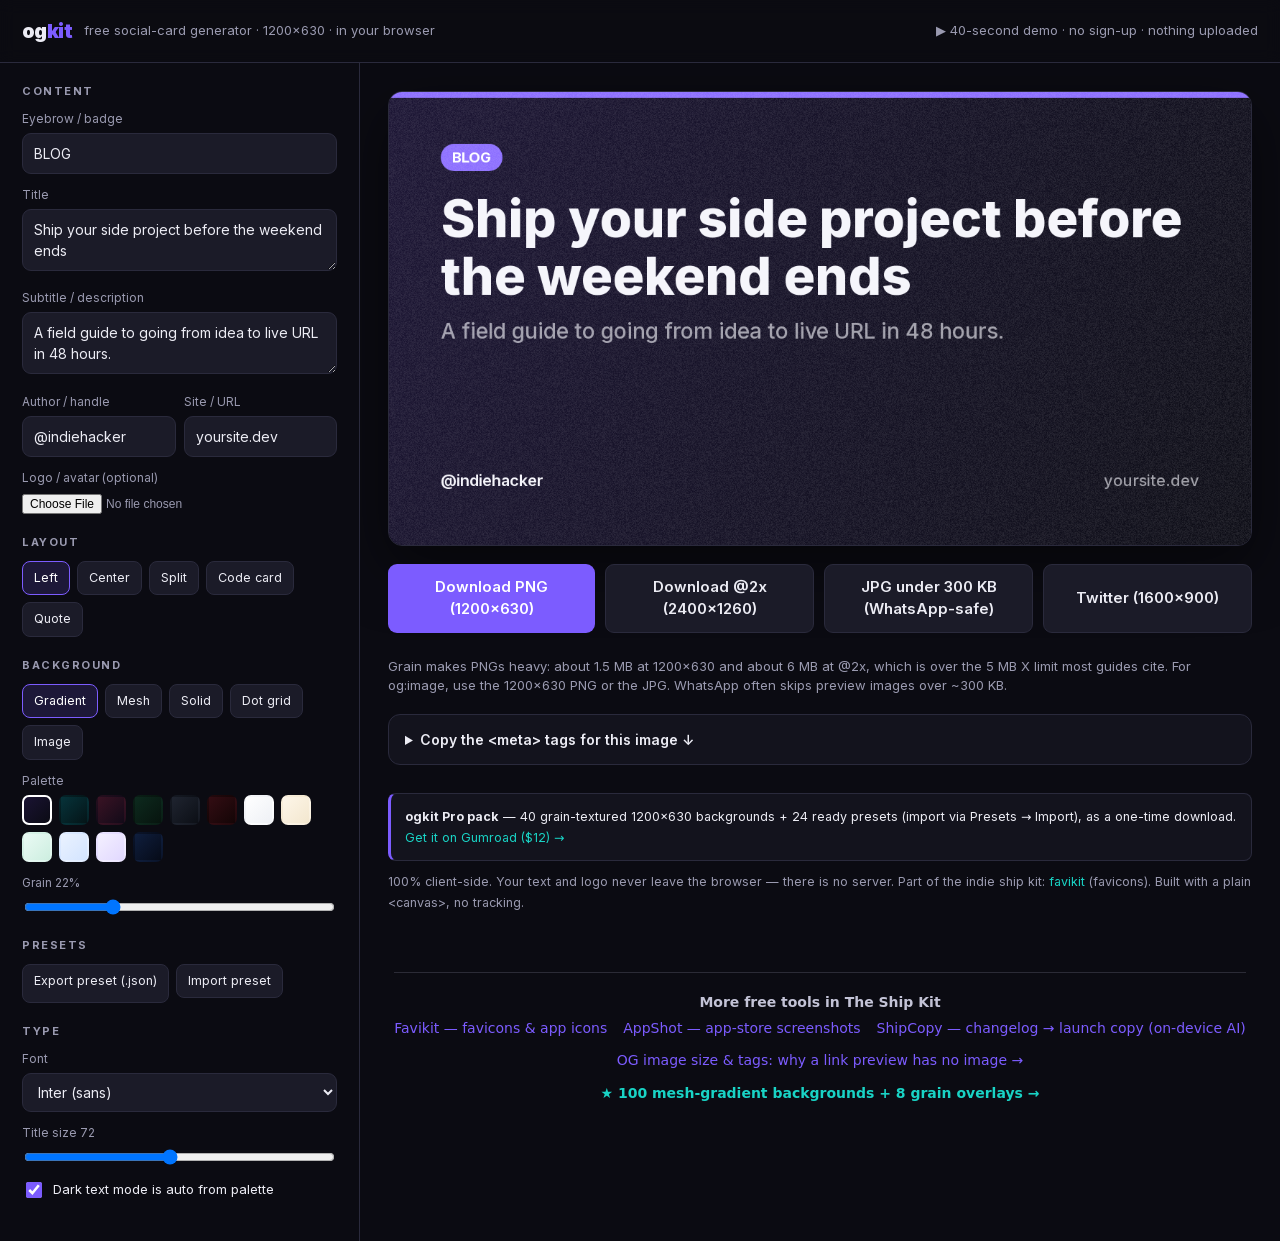
<file: index.html>
<!doctype html>
<html lang="en">
<head>
<meta charset="utf-8" />
<meta name="viewport" content="width=device-width, initial-scale=1" />
<title>ogkit — free OG / social card image generator</title>
<meta name="description" content="Generate perfect 1200×630 Open Graph / social share images in your browser. Dev-themed templates, gradients, grain, retina export, and a copy-paste meta-tag snippet. Free, no sign-up, nothing uploaded." />
<meta name="theme-color" content="#0b0b12" />
<!-- Open Graph (this tool eats its own dog food) -->
<meta property="og:title" content="ogkit — free OG / social card generator" />
<meta property="og:description" content="Make 1200×630 social share images in your browser. No sign-up, nothing uploaded." />
<meta property="og:type" content="website" />
<meta property="og:url" content="https://arnavjhajharia.github.io/ogkit/" />
<link rel="canonical" href="https://arnavjhajharia.github.io/ogkit/" />
<link rel="sitemap" type="application/xml" title="Sitemap" href="sitemap.xml" />
<link rel="stylesheet" href="fonts/fonts.css" />
<style>
  :root{
    --bg:#0b0b12; --panel:#13131d; --panel2:#1b1b28; --line:#2a2a3c;
    --ink:#ececf4; --mut:#9a9ab0; --acc:#7c5cff; --acc2:#19d3c5;
    --radius:12px;
  }
  *{box-sizing:border-box}
  html,body{margin:0;height:100%}
  body{
    background:var(--bg); color:var(--ink);
    font:15px/1.5 Inter,system-ui,sans-serif;
    -webkit-font-smoothing:antialiased;
  }
  a{color:var(--acc2);text-decoration:none}
  a:hover{text-decoration:underline}
  header{
    display:flex;align-items:center;gap:12px;
    padding:16px 22px;border-bottom:1px solid var(--line);
    position:sticky;top:0;background:rgba(11,11,18,.82);backdrop-filter:blur(8px);z-index:5;
  }
  .logo{font-weight:900;letter-spacing:-.03em;font-size:20px}
  .logo span{color:var(--acc)}
  .tag{color:var(--mut);font-size:13px}
  .spacer{flex:1}
  .ghlink{font-size:13px;color:var(--mut)}
  main{display:grid;grid-template-columns:360px 1fr;gap:0;min-height:calc(100% - 59px)}
  .controls{padding:20px 22px;border-right:1px solid var(--line);overflow:auto}
  .stage{padding:28px;display:flex;flex-direction:column;align-items:center;gap:18px;overflow:auto}
  .group{margin-bottom:20px}
  .group h3{font-size:11px;text-transform:uppercase;letter-spacing:.14em;color:var(--mut);margin:0 0 10px}
  label{display:block;font-size:12px;color:var(--mut);margin:0 0 5px}
  input[type=text],textarea,select{
    width:100%;background:var(--panel2);border:1px solid var(--line);color:var(--ink);
    border-radius:9px;padding:9px 11px;font:inherit;font-size:14px;outline:none;
  }
  input[type=text]:focus,textarea:focus,select:focus{border-color:var(--acc)}
  textarea{resize:vertical;min-height:62px}
  .field{margin-bottom:12px}
  .row{display:flex;gap:8px}
  .row>*{flex:1}
  .chips{display:flex;flex-wrap:wrap;gap:7px}
  .chip{
    border:1px solid var(--line);background:var(--panel2);color:var(--ink);
    border-radius:8px;padding:7px 11px;font-size:12.5px;cursor:pointer;user-select:none;
  }
  .chip:hover{border-color:var(--acc)}
  .chip.on{border-color:var(--acc);background:rgba(124,92,255,.16);color:#fff}
  .sw{display:flex;flex-wrap:wrap;gap:7px}
  .sw button{width:30px;height:30px;border-radius:7px;border:2px solid transparent;cursor:pointer;padding:0}
  .sw button.on{border-color:#fff}
  .range{display:flex;align-items:center;gap:9px}
  .range input[type=range]{flex:1}
  .range span{font-size:12px;color:var(--mut);min-width:34px;text-align:right}
  .toggle{display:flex;align-items:center;gap:8px;cursor:pointer;font-size:13px;color:var(--ink)}
  .toggle input{width:16px;height:16px;accent-color:var(--acc)}
  .btn{
    display:inline-flex;align-items:center;justify-content:center;gap:8px;
    background:var(--acc);color:#fff;border:none;border-radius:9px;
    padding:11px 16px;font:inherit;font-weight:600;cursor:pointer;
  }
  .btn:hover{filter:brightness(1.08)}
  .btn.sec{background:var(--panel2);border:1px solid var(--line);color:var(--ink)}
  .btn.block{width:100%}
  .previewwrap{
    width:100%;max-width:900px;border-radius:14px;overflow:hidden;
    box-shadow:0 20px 60px rgba(0,0,0,.5);border:1px solid var(--line);background:#000;
  }
  canvas#c{width:100%;height:auto;display:block}
  .meta{width:100%;max-width:900px}
  .meta details{background:var(--panel);border:1px solid var(--line);border-radius:12px;padding:0 16px}
  .meta summary{cursor:pointer;padding:14px 0;font-weight:600;font-size:14px}
  .meta pre{
    background:#0a0a10;border:1px solid var(--line);border-radius:9px;
    padding:12px;overflow:auto;font:12.5px/1.6 'JetBrains Mono',monospace;color:#cdd3ff;margin:0 0 14px;
  }
  .dl{display:flex;gap:10px;width:100%;max-width:900px;flex-wrap:wrap}
  .dl .btn{flex:1;min-width:150px}
  .foot{max-width:900px;width:100%;color:var(--mut);font-size:12.5px;line-height:1.7}
  .foot .pro{color:var(--ink);background:var(--panel);border:1px solid var(--line);border-left:3px solid var(--acc);border-radius:8px;padding:12px 14px;margin:10px 0}
  @media(max-width:860px){
    main{grid-template-columns:1fr}
    .controls{border-right:none;border-bottom:1px solid var(--line)}
  }
</style>
</head>
<body>
<header>
  <div class="logo">og<span>kit</span></div>
  <div class="tag">free social-card generator · 1200×630 · in your browser</div>
  <div class="spacer"></div>
  <div class="ghlink"><a href="https://youtu.be/S0oJ8sxs1-M" target="_blank" rel="noopener" style="color:inherit">▶ 40-second demo</a> · no sign-up · nothing uploaded</div>
</header>

<main>
  <section class="controls">
    <div class="group">
      <h3>Content</h3>
      <div class="field"><label>Eyebrow / badge</label><input type="text" id="eyebrow" value="BLOG" maxlength="40"></div>
      <div class="field"><label>Title</label><textarea id="title" maxlength="140">Ship your side project before the weekend ends</textarea></div>
      <div class="field"><label>Subtitle / description</label><textarea id="subtitle" maxlength="200">A field guide to going from idea to live URL in 48 hours.</textarea></div>
      <div class="row">
        <div class="field"><label>Author / handle</label><input type="text" id="author" value="@indiehacker" maxlength="40"></div>
        <div class="field"><label>Site / URL</label><input type="text" id="site" value="yoursite.dev" maxlength="40"></div>
      </div>
      <div class="field">
        <label>Logo / avatar (optional)</label>
        <input type="file" id="logo" accept="image/*" style="font-size:12px;color:var(--mut)">
      </div>
    </div>

    <div class="group">
      <h3>Layout</h3>
      <div class="chips" id="layouts">
        <div class="chip on" data-v="left">Left</div>
        <div class="chip" data-v="center">Center</div>
        <div class="chip" data-v="split">Split</div>
        <div class="chip" data-v="code">Code card</div>
        <div class="chip" data-v="quote">Quote</div>
      </div>
      <div class="field" id="codefield" style="display:none;margin-top:12px">
        <label>Code snippet (code-card layout)</label>
        <textarea id="code" style="font-family:'JetBrains Mono',monospace;font-size:12px" maxlength="400">const ship = (idea) => deploy(idea);
ship("ogkit"); // live in 90s</textarea>
      </div>
    </div>

    <div class="group">
      <h3>Background</h3>
      <div class="chips" id="bgstyle">
        <div class="chip on" data-v="gradient">Gradient</div>
        <div class="chip" data-v="mesh">Mesh</div>
        <div class="chip" data-v="solid">Solid</div>
        <div class="chip" data-v="dots">Dot grid</div>
        <div class="chip" data-v="image">Image</div>
      </div>
      <div class="field" id="bgimgfield" style="display:none;margin-top:12px">
        <label>Background image (1200×630 works best — e.g. the ogkit Pro pack)</label>
        <input type="file" id="bgimg" accept="image/*" style="font-size:12px;color:var(--mut)">
      </div>
      <div class="field" style="margin-top:12px"><label>Palette</label>
        <div class="sw" id="palettes"></div>
      </div>
      <div class="field">
        <label>Grain <span id="grainv" style="color:var(--mut)">22%</span></label>
        <div class="range"><input type="range" id="grain" min="0" max="80" value="22"></div>
      </div>
    </div>

    <div class="group">
      <h3>Presets</h3>
      <div class="chips">
        <div class="chip" id="presetexport">Export preset (.json)</div>
        <label class="chip" for="presetimport" style="cursor:pointer">Import preset</label>
        <input type="file" id="presetimport" accept="application/json,.json" style="display:none">
      </div>
    </div>

    <div class="group">
      <h3>Type</h3>
      <div class="field"><label>Font</label>
        <select id="font">
          <option value="Inter">Inter (sans)</option>
          <option value="Fraunces">Fraunces (serif)</option>
          <option value="JetBrains Mono">JetBrains Mono</option>
        </select>
      </div>
      <div class="field">
        <label>Title size <span id="tsv" style="color:var(--mut)">72</span></label>
        <div class="range"><input type="range" id="tsize" min="44" max="104" value="72"></div>
      </div>
      <label class="toggle"><input type="checkbox" id="dark" checked> Dark text mode is auto from palette</label>
    </div>
  </section>

  <section class="stage">
    <div class="previewwrap"><canvas id="c" width="1200" height="630"></canvas></div>
    <div class="dl">
      <button class="btn" id="dlpng">Download PNG (1200×630)</button>
      <button class="btn sec" id="dl2x">Download @2x (2400×1260)</button>
      <button class="btn sec" id="dljpg">JPG under 300 KB (WhatsApp-safe)</button>
      <button class="btn sec" id="dltw">Twitter (1600×900)</button>
    </div>
    <p style="font-size:13px;color:var(--mut);margin:6px 0 0">Grain makes PNGs heavy: about 1.5 MB at 1200×630 and about 6 MB at @2x, which is over the 5 MB X limit most guides cite. For og:image, use the 1200×630 PNG or the JPG. WhatsApp often skips preview images over ~300 KB.</p>
    <div class="meta">
      <details>
        <summary>Copy the &lt;meta&gt; tags for this image ↓</summary>
        <pre id="metasnippet"></pre>
        <button class="btn sec" id="copymeta" style="margin-bottom:16px">Copy meta tags</button>
      </details>
    </div>
    <div class="foot">
      <div class="pro">
        <strong>ogkit Pro pack</strong> — 40 grain-textured 1200×630 backgrounds + 24 ready presets (import via Presets → Import),
        as a one-time download. <a href="https://gum.co/u/nxwnzkon" id="prolink" target="_blank" rel="noopener">Get it on Gumroad ($12) →</a>
      </div>
      100% client-side. Your text and logo never leave the browser — there is no server. Part of the indie ship kit:
      <a href="https://arnavjhajharia.github.io/favikit/" target="_blank" rel="noopener">favikit</a> (favicons).
      Built with a plain &lt;canvas&gt;, no tracking.
    </div>
    <div style="max-width:900px;margin:40px auto 24px;padding-top:18px;border-top:1px solid rgba(140,140,160,.25);text-align:center;font:14px/1.6 system-ui,sans-serif;color:#9a9ab0">
      <div style="font-weight:700;color:#c3c3d6;margin-bottom:4px">More free tools in The Ship Kit</div>
      <div style="display:flex;flex-wrap:wrap;gap:6px 16px;justify-content:center;margin-bottom:10px">
        <a href="https://arnavjhajharia.github.io/favikit/" style="color:#7c5cff;text-decoration:none">Favikit — favicons &amp; app icons</a>
        <a href="https://arnavjhajharia.github.io/appshot/" style="color:#7c5cff;text-decoration:none">AppShot — app-store screenshots</a>
        <a href="https://arnavjhajharia.github.io/shipcopy/" style="color:#7c5cff;text-decoration:none">ShipCopy — changelog → launch copy (on-device AI)</a>
      </div>
      <div style="margin-bottom:10px"><a href="og-image-size/" style="color:#7c5cff;text-decoration:none">OG image size &amp; tags: why a link preview has no image →</a></div>
      <div><a href="https://bharatankh.gumroad.com/l/meshgrain" style="color:#19d3c5;text-decoration:none;font-weight:600">★ 100 mesh-gradient backgrounds + 8 grain overlays →</a></div>
    </div>
  </section>
</main>

<script>
// ---------- palettes ----------
// each: [bgA, bgB, accent, textLight(bool)]  textLight true = light text on dark bg
const PALETTES = [
  {name:"Indigo night", a:"#1a1333", b:"#0b0b14", acc:"#8b6dff", light:true},
  {name:"Teal deep",    a:"#06333a", b:"#041417", acc:"#19d3c5", light:true},
  {name:"Sunset",       a:"#3a1324", b:"#120a18", acc:"#ff7a59", light:true},
  {name:"Forest",       a:"#0d2a1e", b:"#07140e", acc:"#4ade80", light:true},
  {name:"Slate",        a:"#1f2430", b:"#0c0f16", acc:"#9aa6ff", light:true},
  {name:"Crimson",      a:"#330d13", b:"#140506", acc:"#ff5068", light:true},
  {name:"Paper",        a:"#ffffff", b:"#eef0f5", acc:"#5b4bff", light:false},
  {name:"Cream",        a:"#fdf6e9", b:"#f3e7cf", acc:"#c0632a", light:false},
  {name:"Mint light",   a:"#eafaf4", b:"#cdeee0", acc:"#0d9b74", light:false},
  {name:"Sky light",    a:"#eaf2ff", b:"#d3e4ff", acc:"#2563eb", light:false},
  {name:"Violet light", a:"#f4f0ff", b:"#e1d8ff", acc:"#6d28d9", light:false},
  {name:"Midnight blue",a:"#0f1e3d", b:"#060b18", acc:"#60a5fa", light:true},
];

const S = {
  eyebrow:"BLOG", title:"", subtitle:"", author:"@indiehacker", site:"yoursite.dev",
  layout:"left", bgstyle:"gradient", pal:0, grain:22, font:"Inter", tsize:72,
  code:"", logo:null, bgimg:null,
};

const $ = id => document.getElementById(id);
const canvas = $("c"), ctx = canvas.getContext("2d");

// build palette swatches
const palWrap = $("palettes");
PALETTES.forEach((p,i)=>{
  const b=document.createElement("button");
  b.style.background=`linear-gradient(135deg,${p.a},${p.b})`;
  b.title=p.name; if(i===0)b.classList.add("on");
  b.onclick=()=>{S.pal=i;[...palWrap.children].forEach(c=>c.classList.remove("on"));b.classList.add("on");draw();};
  palWrap.appendChild(b);
});

function chipGroup(wrapId, key){
  const w=$(wrapId);
  w.querySelectorAll(".chip").forEach(ch=>{
    ch.onclick=()=>{
      w.querySelectorAll(".chip").forEach(c=>c.classList.remove("on"));
      ch.classList.add("on"); S[key]=ch.dataset.v;
      if(key==="layout") $("codefield").style.display = (S.layout==="code")?"block":"none";
      draw();
    };
  });
}
chipGroup("layouts","layout"); chipGroup("bgstyle","bgstyle");
$("bgstyle").querySelectorAll(".chip").forEach(ch=>ch.addEventListener("click",()=>{$("bgimgfield").style.display=(S.bgstyle==="image")?"block":"none";}));
$("bgimg").addEventListener("change",e=>{
  const f=e.target.files[0]; if(!f) return;
  const img=new Image(); img.onload=()=>{S.bgimg=img;draw();}; img.src=URL.createObjectURL(f);
});
// ---------- presets ----------
const PRESET_KEYS=["eyebrow","title","subtitle","author","site","layout","bgstyle","pal","grain","font","tsize","code"];
function exportPreset(){
  const o={ogkit:1}; PRESET_KEYS.forEach(k=>o[k]=S[k]);
  const a=document.createElement("a"); a.href=URL.createObjectURL(new Blob([JSON.stringify(o,null,1)],{type:"application/json"}));
  a.download="ogkit-preset.json"; a.click();
}
function applyPreset(o){
  PRESET_KEYS.forEach(k=>{ if(o[k]!==undefined) S[k]=o[k]; });
  S.pal=Math.max(0,Math.min(PALETTES.length-1,+S.pal||0));
  ["eyebrow","title","subtitle","author","site","code"].forEach(k=>{ if($(k)) $(k).value=S[k]||""; });
  const setChips=(wrap,key)=>$(wrap).querySelectorAll(".chip").forEach(c=>c.classList.toggle("on",c.dataset.v===S[key]));
  setChips("layouts","layout"); setChips("bgstyle","bgstyle");
  $("codefield").style.display=(S.layout==="code")?"block":"none";
  $("bgimgfield").style.display=(S.bgstyle==="image")?"block":"none";
  [...palWrap.children].forEach((c,i)=>c.classList.toggle("on",i===S.pal));
  $("grain").value=S.grain; $("grainv").textContent=S.grain+"%";
  if($("font")) $("font").value=S.font;
  if($("tsize")){ $("tsize").value=S.tsize; if($("tsizev")) $("tsizev").textContent=S.tsize+"px"; }
  draw();
}
$("presetexport").onclick=exportPreset;
$("presetimport").addEventListener("change",e=>{
  const f=e.target.files[0]; if(!f) return;
  f.text().then(t=>{ try{ applyPreset(JSON.parse(t)); }catch(err){ console.warn("ogkit: bad preset",err); } });
  e.target.value="";
});
window.ogkitApplyPreset=applyPreset;

// bind inputs
const bind=(id,key,ev="input",fn=v=>v)=>{ $(id).addEventListener(ev,e=>{S[key]=fn(e.target.value);draw();}); };
bind("eyebrow","eyebrow"); bind("title","title"); bind("subtitle","subtitle");
bind("author","author"); bind("site","site"); bind("code","code");
$("font").addEventListener("change",e=>{S.font=e.target.value;draw();});
$("tsize").addEventListener("input",e=>{S.tsize=+e.target.value;$("tsv").textContent=e.target.value;draw();});
$("grain").addEventListener("input",e=>{S.grain=+e.target.value;$("grainv").textContent=e.target.value+"%";draw();});
$("logo").addEventListener("change",e=>{
  const f=e.target.files[0]; if(!f)return;
  const img=new Image(); img.onload=()=>{S.logo=img;draw();}; img.src=URL.createObjectURL(f);
});

// read initial values from DOM
S.title=$("title").value; S.subtitle=$("subtitle").value; S.code=$("code").value;

// ---------- grain cache ----------
let grainCanvas=null;
function makeGrain(w,h){
  const g=document.createElement("canvas"); g.width=w; g.height=h;
  const gx=g.getContext("2d"); const id=gx.createImageData(w,h); const d=id.data;
  for(let i=0;i<d.length;i+=4){ const v=Math.random()*255; d[i]=d[i+1]=d[i+2]=v; d[i+3]=255; }
  gx.putImageData(id,0,0); return g;
}

// ---------- text helpers ----------
function wrap(text, maxW, font){
  ctx.font=font; const words=text.split(/\s+/); const lines=[]; let cur="";
  for(const w of words){ const t=cur?cur+" "+w:w; if(ctx.measureText(t).width>maxW&&cur){lines.push(cur);cur=w;} else cur=t; }
  if(cur)lines.push(cur); return lines;
}
function rr(x,y,w,h,r){ctx.beginPath();ctx.moveTo(x+r,y);ctx.arcTo(x+w,y,x+w,y+h,r);ctx.arcTo(x+w,y+h,x,y+h,r);ctx.arcTo(x,y+h,x,y,r);ctx.arcTo(x,y,x+w,y,r);ctx.closePath();}

// ---------- draw ----------
function draw(scale=1){
  const W=1200*scale, H=630*scale;
  canvas.width=W; canvas.height=H;
  const p=PALETTES[S.pal];
  const fg = p.light ? "#f5f5fb" : "#14141c";
  const fgMut = p.light ? "rgba(245,245,251,.62)" : "rgba(20,20,28,.58)";

  // background
  if(S.bgstyle==="solid"){ ctx.fillStyle=p.b; ctx.fillRect(0,0,W,H); }
  else if(S.bgstyle==="gradient"){
    const g=ctx.createLinearGradient(0,0,W,H); g.addColorStop(0,p.a); g.addColorStop(1,p.b);
    ctx.fillStyle=g; ctx.fillRect(0,0,W,H);
  } else if(S.bgstyle==="mesh"){
    ctx.fillStyle=p.b; ctx.fillRect(0,0,W,H);
    const blobs=[[0.18,0.22,p.a],[0.82,0.3,p.acc],[0.7,0.85,p.a],[0.25,0.8,p.acc]];
    blobs.forEach(([bx,by,col])=>{
      const rad=ctx.createRadialGradient(bx*W,by*H,0,bx*W,by*H,W*0.5);
      rad.addColorStop(0,col); rad.addColorStop(1,"rgba(0,0,0,0)");
      ctx.globalAlpha=.55; ctx.fillStyle=rad; ctx.fillRect(0,0,W,H); ctx.globalAlpha=1;
    });
  } else if(S.bgstyle==="image"){
    ctx.fillStyle=p.b; ctx.fillRect(0,0,W,H);
    if(S.bgimg){
      const iw=S.bgimg.naturalWidth, ih=S.bgimg.naturalHeight, r=Math.max(W/iw,H/ih), dw=iw*r, dh=ih*r;
      ctx.drawImage(S.bgimg,(W-dw)/2,(H-dh)/2,dw,dh);
    } else {
      const g=ctx.createLinearGradient(0,0,W,H); g.addColorStop(0,p.a); g.addColorStop(1,p.b); ctx.fillStyle=g; ctx.fillRect(0,0,W,H);
    }
  } else if(S.bgstyle==="dots"){
    const g=ctx.createLinearGradient(0,0,W,H); g.addColorStop(0,p.a); g.addColorStop(1,p.b);
    ctx.fillStyle=g; ctx.fillRect(0,0,W,H);
    ctx.fillStyle = p.light ? "rgba(255,255,255,.07)":"rgba(0,0,0,.06)";
    const gap=34*scale, r=2*scale;
    for(let y=gap;y<H;y+=gap)for(let x=gap;x<W;x+=gap){ctx.beginPath();ctx.arc(x,y,r,0,7);ctx.fill();}
  }

  // accent bar top
  ctx.fillStyle=p.acc; ctx.fillRect(0,0,W,8*scale);

  const pad=72*scale;
  ctx.textBaseline="top";
  const fam=S.font;

  if(S.layout==="code"){ drawCode(W,H,scale,p,fg,fgMut,fam,pad); }
  else if(S.layout==="quote"){ drawQuote(W,H,scale,p,fg,fgMut,fam,pad); }
  else { drawStandard(W,H,scale,p,fg,fgMut,fam,pad); }

  // grain overlay
  if(S.grain>0){
    if(!grainCanvas||grainCanvas.width!==W) grainCanvas=makeGrain(W,H);
    ctx.globalAlpha=S.grain/100*0.5;
    ctx.globalCompositeOperation = p.light ? "screen":"multiply";
    ctx.drawImage(grainCanvas,0,0);
    ctx.globalCompositeOperation="source-over"; ctx.globalAlpha=1;
  }
}

function drawFooter(W,H,scale,p,fg,fgMut,fam,pad){
  const y=H-pad-10*scale;
  ctx.textBaseline="alphabetic";
  if(S.logo){
    const sz=40*scale; ctx.save(); rr(pad,y-sz+6*scale,sz,sz,8*scale); ctx.clip();
    ctx.drawImage(S.logo,pad,y-sz+6*scale,sz,sz); ctx.restore();
  }
  const tx = S.logo ? pad+54*scale : pad;
  ctx.font=`600 ${22*scale}px ${fam},sans-serif`; ctx.fillStyle=fg;
  ctx.fillText(S.author||"", tx, y);
  if(S.site){
    ctx.font=`500 ${22*scale}px ${fam},sans-serif`; ctx.fillStyle=fgMut;
    const aw=ctx.measureText(S.site).width; ctx.fillText(S.site, W-pad-aw, y);
  }
  ctx.textBaseline="top";
}

function drawStandard(W,H,scale,p,fg,fgMut,fam,pad){
  const center=S.layout==="center";
  const maxW=(S.layout==="split")?(W*0.56):(W-pad*2);
  const cx = center ? W/2 : pad;
  if(center)ctx.textAlign="center"; else ctx.textAlign="left";

  let y=pad;
  // eyebrow pill
  if(S.eyebrow){
    ctx.font=`700 ${20*scale}px ${fam},sans-serif`;
    const tw=ctx.measureText(S.eyebrow.toUpperCase()).width;
    const pw=tw+32*scale, ph=38*scale, px=center?cx-pw/2:cx;
    ctx.fillStyle=p.acc; rr(px,y,pw,ph,ph/2); ctx.fill();
    ctx.fillStyle="#fff"; ctx.textBaseline="middle";
    ctx.fillText(S.eyebrow.toUpperCase(), center?cx:px+16*scale, y+ph/2+1);
    if(center){const m=ctx.measureText(S.eyebrow.toUpperCase());}
    ctx.textBaseline="top"; y+=ph+34*scale;
  }
  // title
  const tfont=`800 ${S.tsize*scale}px ${fam},sans-serif`;
  const lines=wrap(S.title,maxW,tfont); ctx.font=tfont; ctx.fillStyle=fg;
  const lh=S.tsize*1.12*scale;
  for(const ln of lines){ ctx.fillText(ln,cx,y); y+=lh; }
  // subtitle
  if(S.subtitle){
    y+=14*scale;
    const sf=`500 ${30*scale}px ${fam},sans-serif`;
    const sl=wrap(S.subtitle,maxW,sf); ctx.font=sf; ctx.fillStyle=fgMut;
    for(const ln of sl){ ctx.fillText(ln,cx,y); y+=38*scale; }
  }
  ctx.textAlign="left";
  // split accent panel
  if(S.layout==="split"){
    const panelX=W*0.64;
    ctx.fillStyle=p.acc; ctx.globalAlpha=.14; rr(panelX,pad,W-panelX-pad,H-pad*2,20*scale); ctx.fill(); ctx.globalAlpha=1;
    if(S.logo){const sz=Math.min(W-panelX-pad,H-pad*2)*0.5;ctx.save();rr(panelX+(W-panelX-pad-sz)/2,(H-sz)/2,sz,sz,18*scale);ctx.clip();ctx.drawImage(S.logo,panelX+(W-panelX-pad-sz)/2,(H-sz)/2,sz,sz);ctx.restore();}
  }
  drawFooter(W,H,scale,p,fg,fgMut,fam,pad);
}

function drawQuote(W,H,scale,p,fg,fgMut,fam,pad){
  ctx.textAlign="left";
  ctx.font=`800 ${120*scale}px Fraunces,serif`; ctx.fillStyle=p.acc;
  ctx.fillText("“",pad,pad-20*scale);
  let y=pad+90*scale;
  const qfont=`600 ${Math.min(S.tsize,64)*scale}px Fraunces,serif`;
  const lines=wrap(S.title,W-pad*2,qfont); ctx.font=qfont; ctx.fillStyle=fg;
  const lh=Math.min(S.tsize,64)*1.2*scale;
  for(const ln of lines){ctx.fillText(ln,pad,y);y+=lh;}
  drawFooter(W,H,scale,p,fg,fgMut,fam,pad);
}

function drawCode(W,H,scale,p,fg,fgMut,fam,pad){
  ctx.textAlign="left";
  // heading
  ctx.font=`800 ${44*scale}px ${fam},sans-serif`; ctx.fillStyle=fg;
  const hl=wrap(S.title,W-pad*2,ctx.font); let y=pad;
  for(const ln of hl){ctx.fillText(ln,pad,y);y+=50*scale;}
  y+=14*scale;
  // code window
  const cwX=pad, cwY=y, cwW=W-pad*2, cwH=H-y-pad-20*scale;
  ctx.fillStyle = p.light ? "rgba(0,0,0,.34)":"rgba(255,255,255,.72)";
  rr(cwX,cwY,cwW,cwH,16*scale); ctx.fill();
  // title bar dots
  ["#ff5f57","#febc2e","#28c840"].forEach((c,i)=>{ctx.fillStyle=c;ctx.beginPath();ctx.arc(cwX+26*scale+i*22*scale,cwY+24*scale,6*scale,0,7);ctx.fill();});
  // code text
  ctx.font=`500 ${22*scale}px 'JetBrains Mono',monospace`;
  const codeLines=S.code.split("\n");
  let cy=cwY+54*scale;
  codeLines.forEach(ln=>{
    ctx.fillStyle=fgMut; ctx.fillText(String(codeLines.indexOf(ln)+1).padStart(2," "),cwX+22*scale,cy);
    ctx.fillStyle = p.light ? "#d7e0ff":"#2a2f45"; ctx.fillText(ln,cwX+64*scale,cy);
    cy+=32*scale;
  });
  drawFooter(W,H,scale,p,fg,fgMut,fam,pad);
}

// ---------- meta snippet ----------
function updateMeta(){
  const t=(S.title||"").replace(/"/g,'&quot;');
  const d=(S.subtitle||"").replace(/"/g,'&quot;');
  const url=S.site?("https://"+S.site.replace(/^https?:\/\//,"")):"https://yoursite.dev";
  $("metasnippet").textContent =
`<meta property="og:title" content="${t}" />
<meta property="og:description" content="${d}" />
<meta property="og:image" content="${url}/og.png" />
<meta property="og:url" content="${url}" />
<meta property="og:type" content="website" />
<meta name="twitter:card" content="summary_large_image" />
<meta name="twitter:title" content="${t}" />
<meta name="twitter:description" content="${d}" />
<meta name="twitter:image" content="${url}/og.png" />`;
}

// ---------- export ----------
function download(scale, suffix, w, h){
  // custom size path (twitter) vs scaled OG
  if(w&&h){ drawCustom(w,h); } else { draw(scale); }
  const url=canvas.toDataURL("image/png");
  const a=document.createElement("a"); a.href=url; a.download=`og-${suffix}.png`; a.click();
  draw(1); // reset preview
}
function drawCustom(w,h){
  // render the 1200x630 composition at a uniform scale that covers w x h, then crop the centre
  // (non-uniform scaling would stretch the text; side padding is wider than the crop, so nothing is cut)
  const sc=Math.max(w/1200,h/630); draw(sc);
  const cw=canvas.width, ch=canvas.height;
  const tmp=document.createElement("canvas");tmp.width=cw;tmp.height=ch;tmp.getContext("2d").drawImage(canvas,0,0);
  canvas.width=w; canvas.height=h;
  ctx.drawImage(tmp,(cw-w)/2,(ch-h)/2,w,h,0,0,w,h);
}
function downloadJpg(){
  // 1200x630 JPEG at the highest quality that stays under ~300 KB (WhatsApp skips large preview images)
  draw(1);
  const limit=295*1024, bytes=u=>Math.round((u.length-23)*0.75);
  let lo=0.4, hi=0.95, best=canvas.toDataURL("image/jpeg",lo);
  for(let i=0;i<7;i++){ const q=(lo+hi)/2, u=canvas.toDataURL("image/jpeg",q); if(bytes(u)<=limit){best=u;lo=q;} else hi=q; }
  const a=document.createElement("a"); a.href=best; a.download="og-1200x630.jpg"; a.click();
  const b=$("dljpg"), t=b.textContent; b.textContent="Saved "+Math.round(bytes(best)/1024)+" KB ✓"; setTimeout(()=>b.textContent=t,1800);
  draw(1);
}
$("dlpng").onclick=()=>download(1,"1200x630");
$("dl2x").onclick=()=>download(2,"2400x1260@2x");
$("dltw").onclick=()=>download(1,"twitter-1600x900",1600,900);
$("dljpg").onclick=downloadJpg;
$("copymeta").onclick=()=>{navigator.clipboard.writeText($("metasnippet").textContent);$("copymeta").textContent="Copied ✓";setTimeout(()=>$("copymeta").textContent="Copy meta tags",1400);};

// render once fonts are ready
function boot(){ updateMeta(); draw(1); }
const _draw=draw;
draw=function(s){ _draw(s); updateMeta(); };
if(document.fonts&&document.fonts.ready){ document.fonts.ready.then(boot); setTimeout(boot,600);} else boot();
</script>
</body>
</html>
</file>
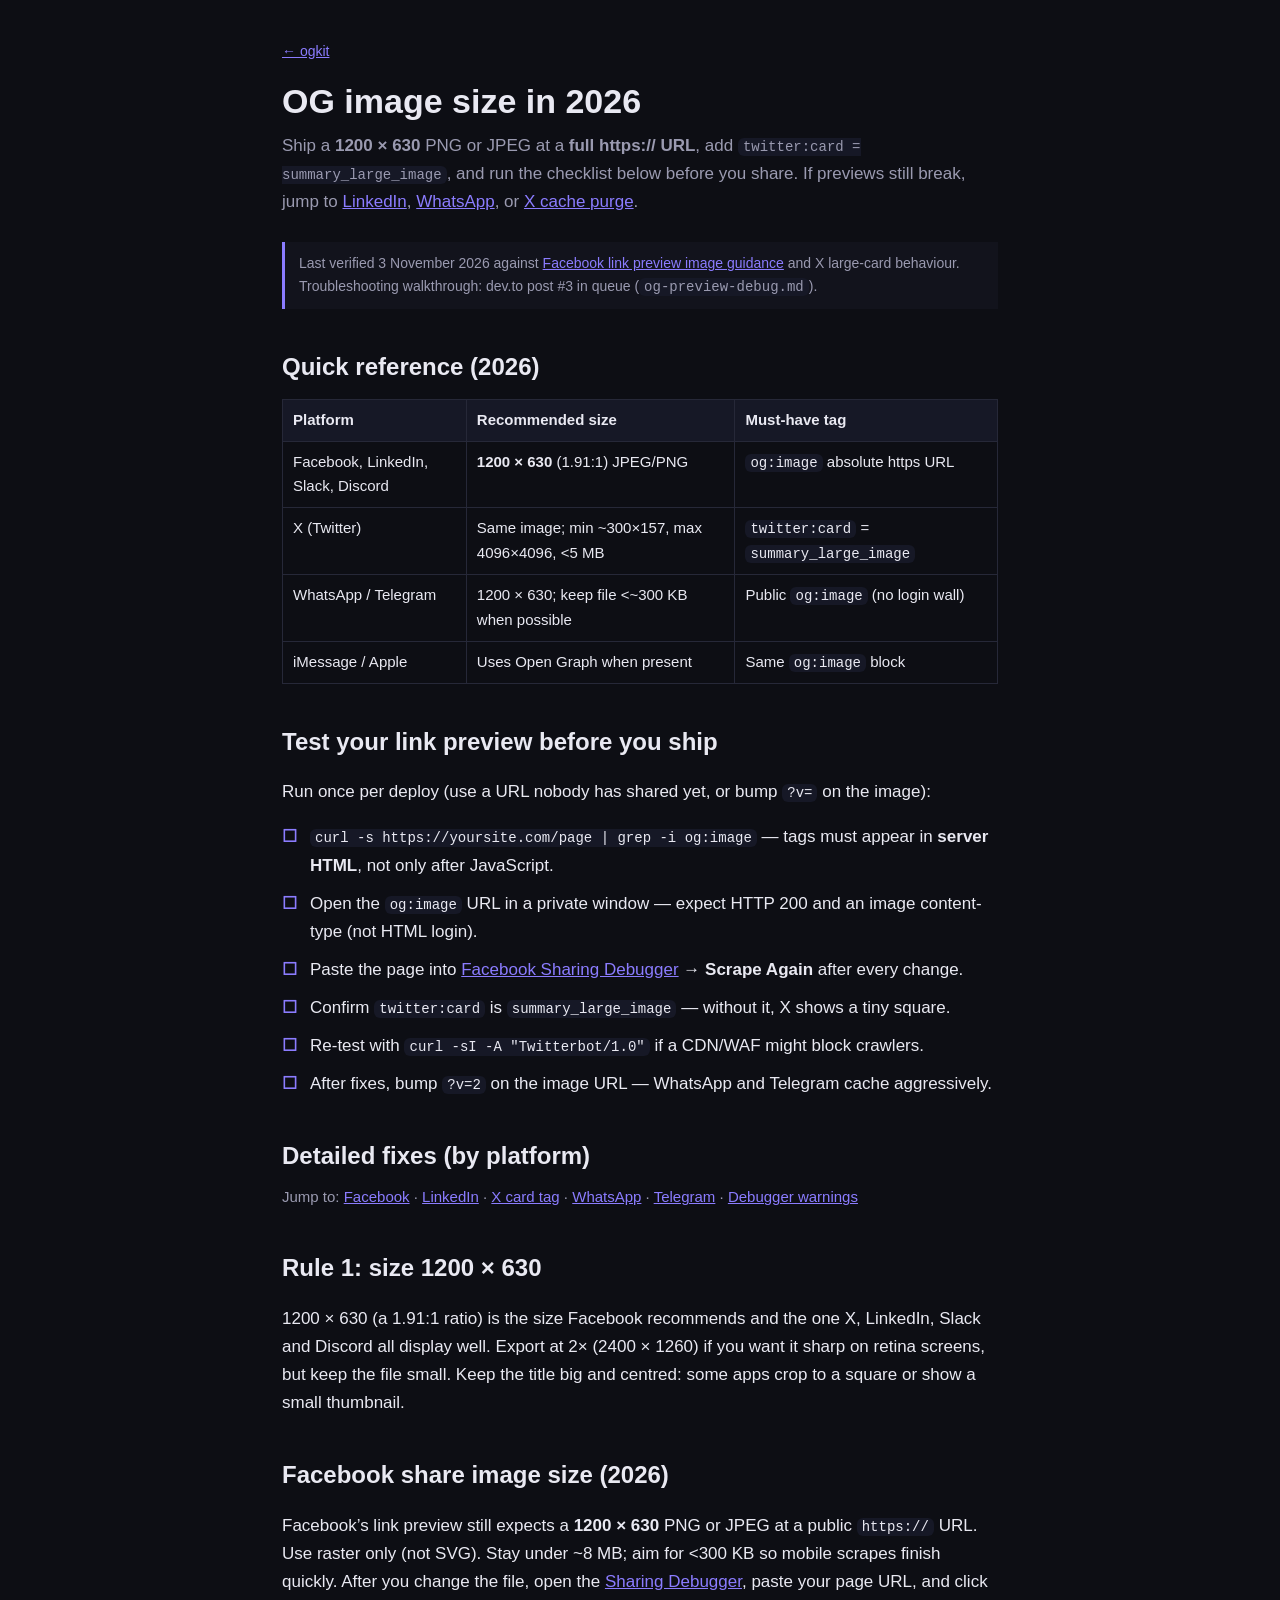
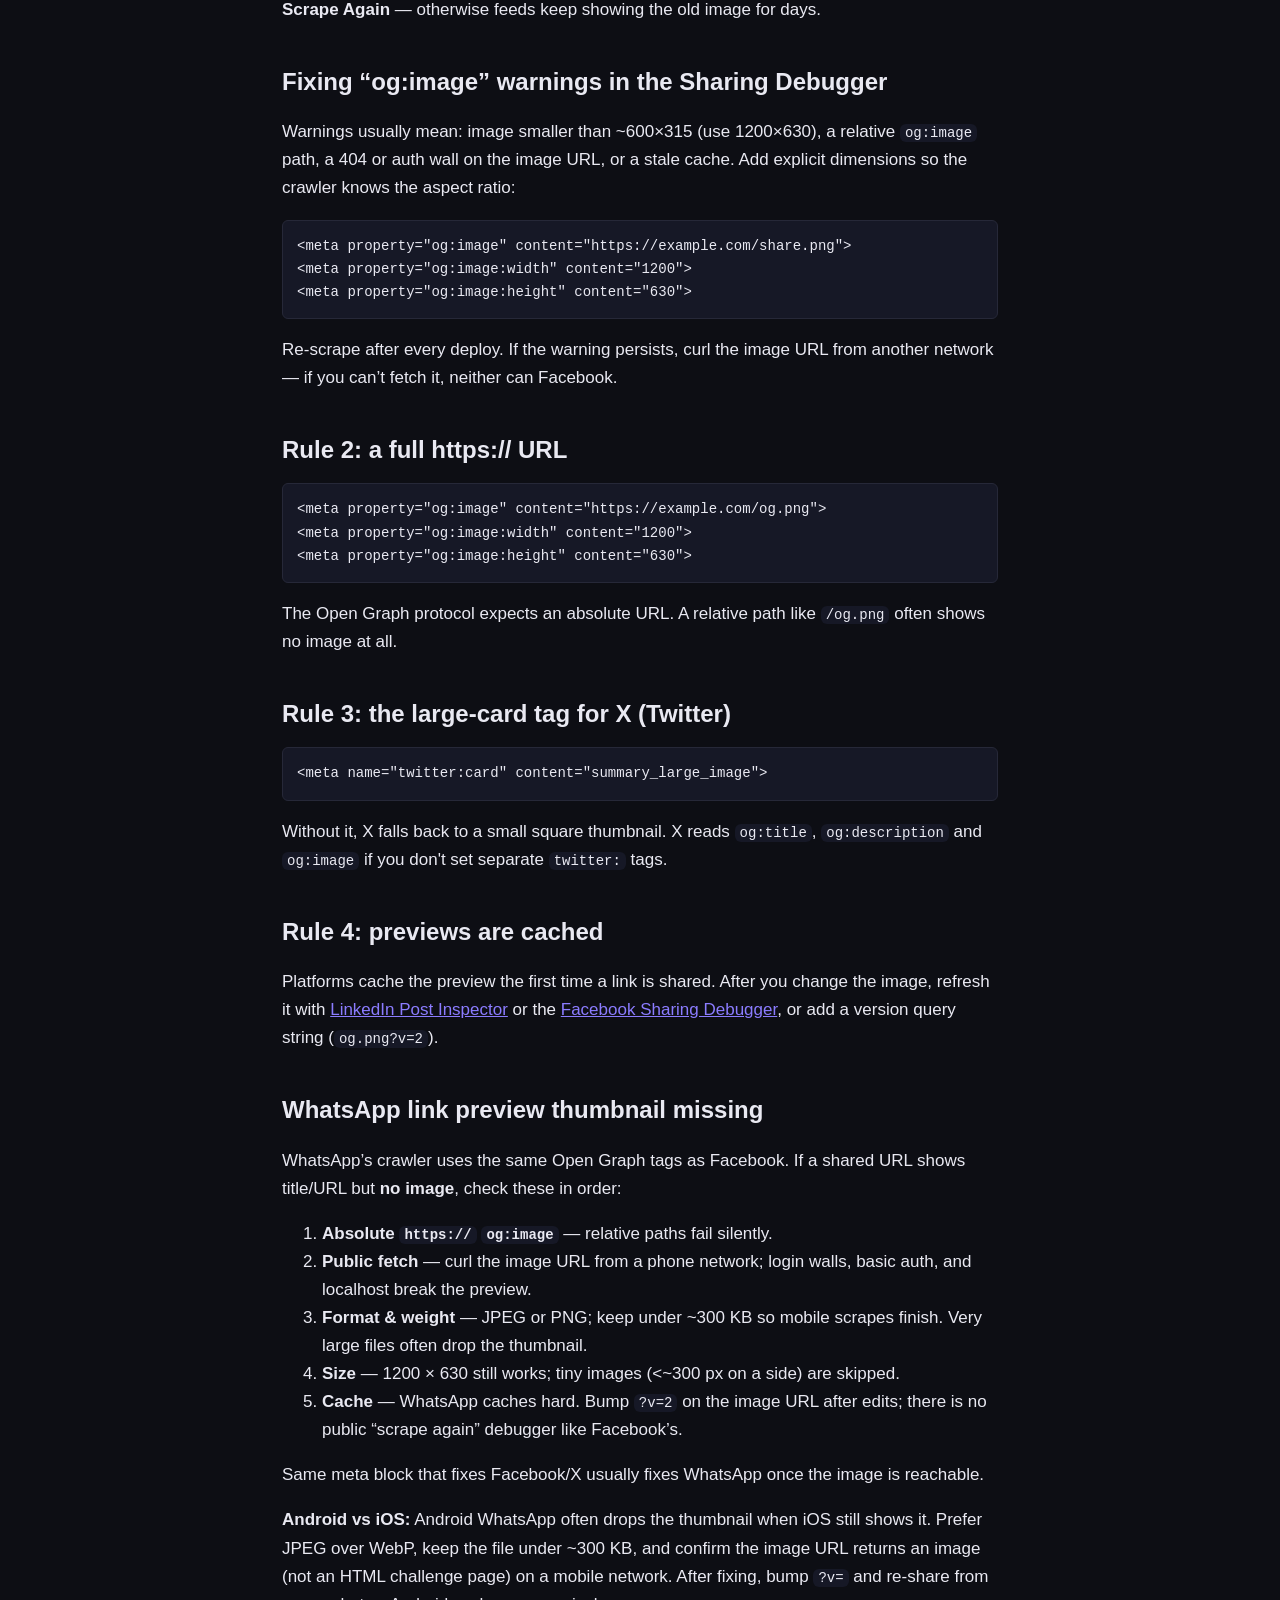
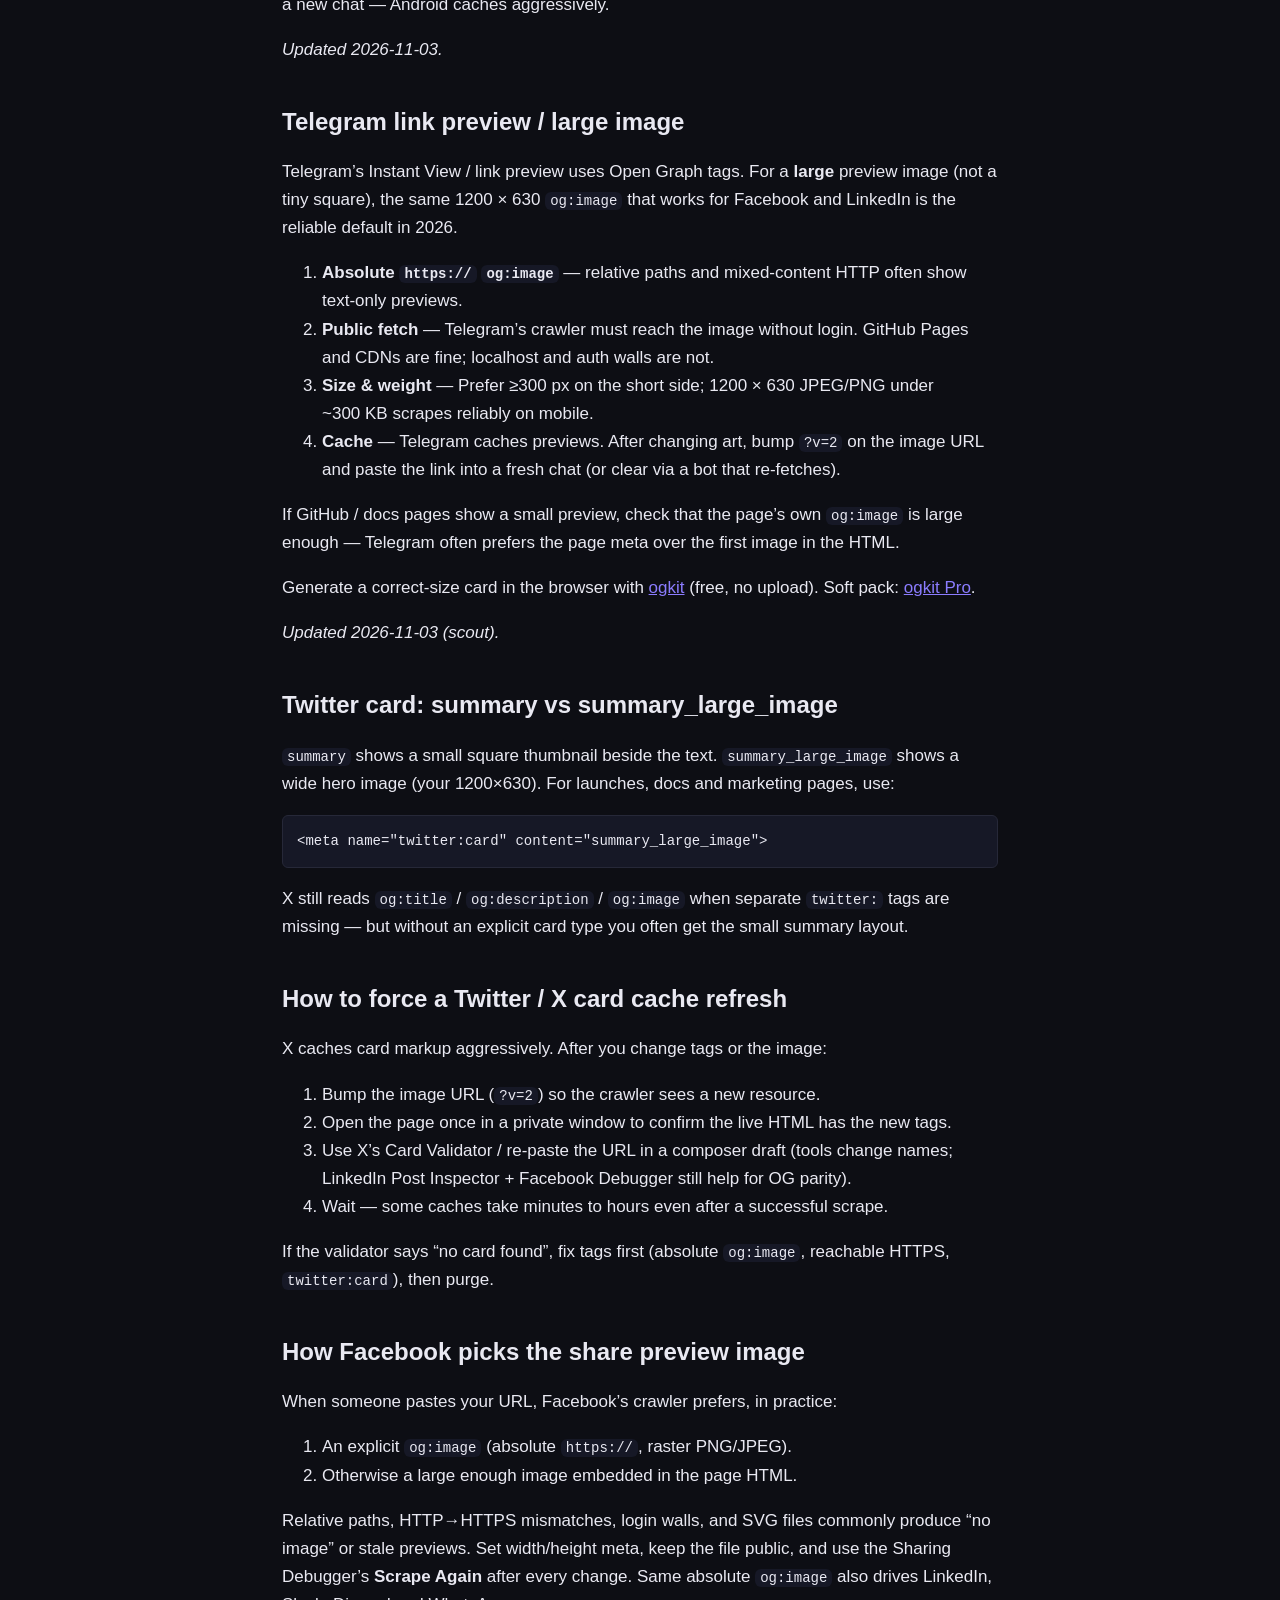
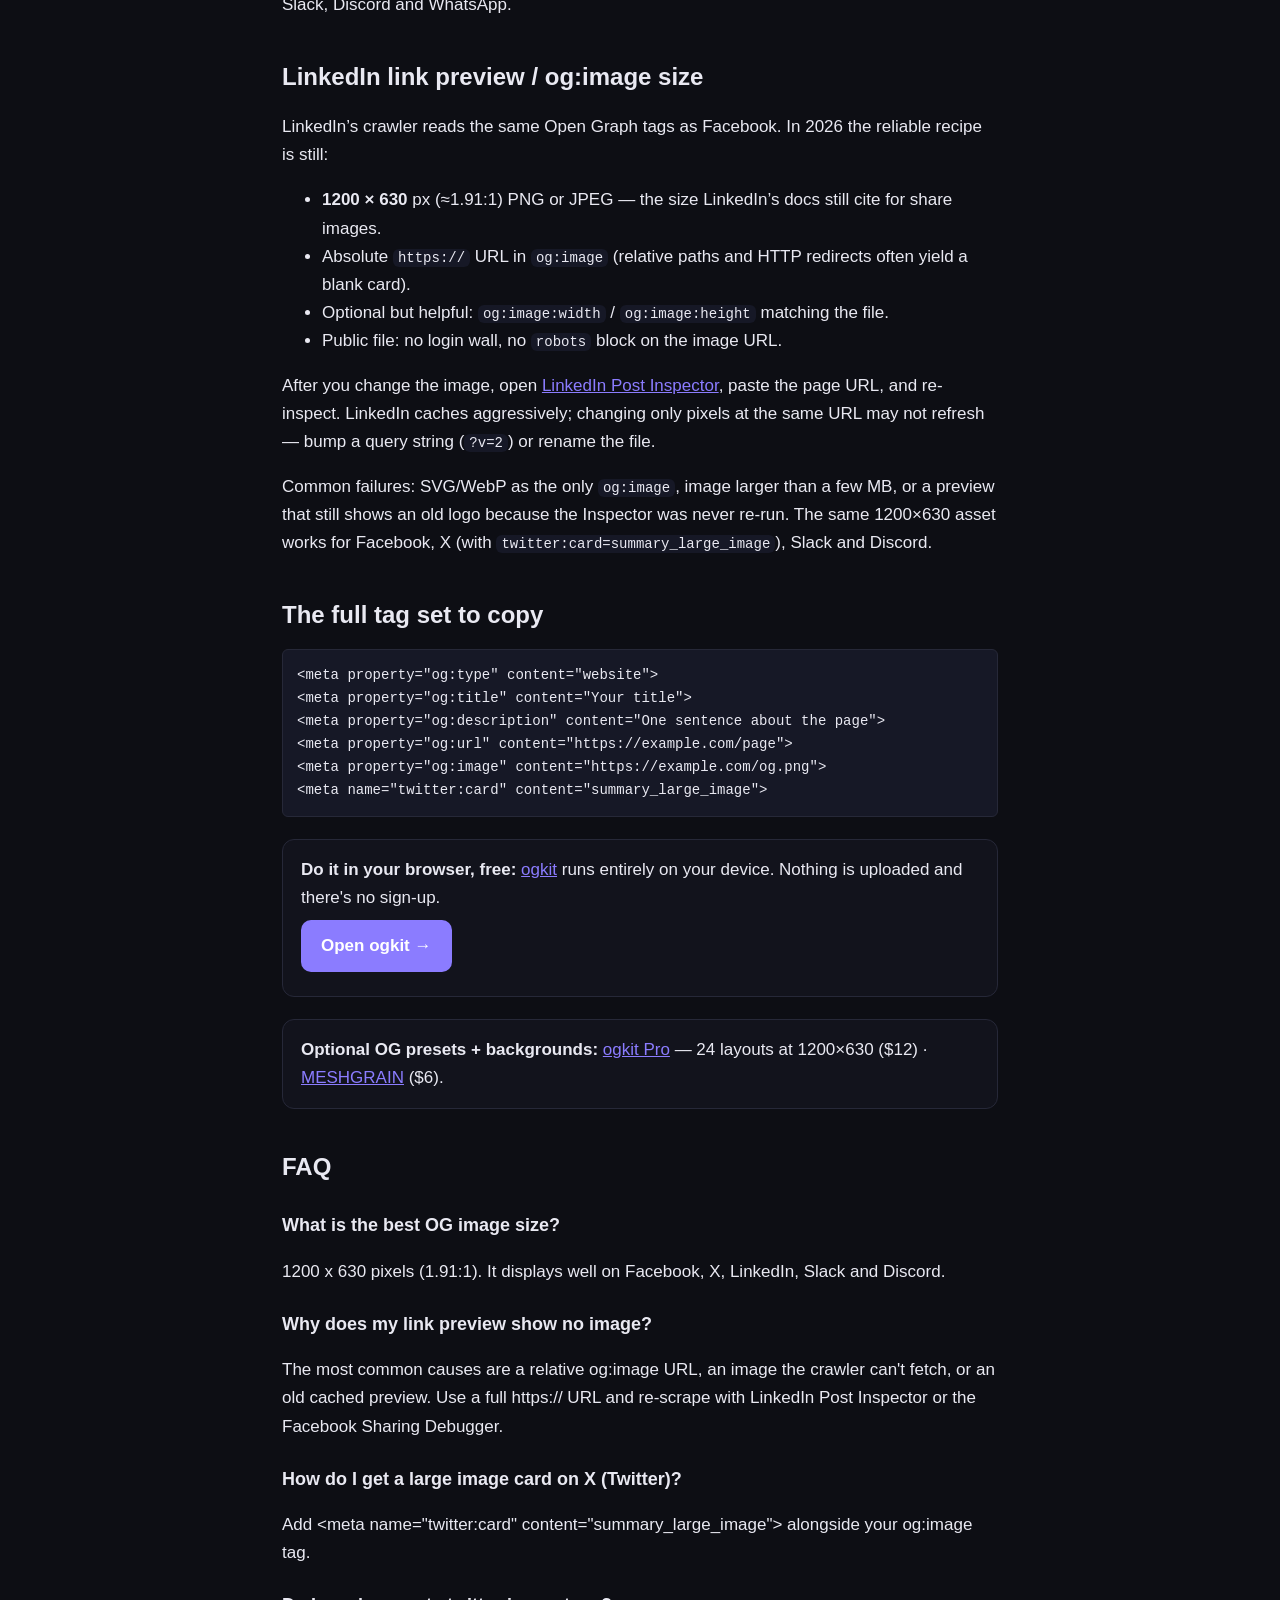
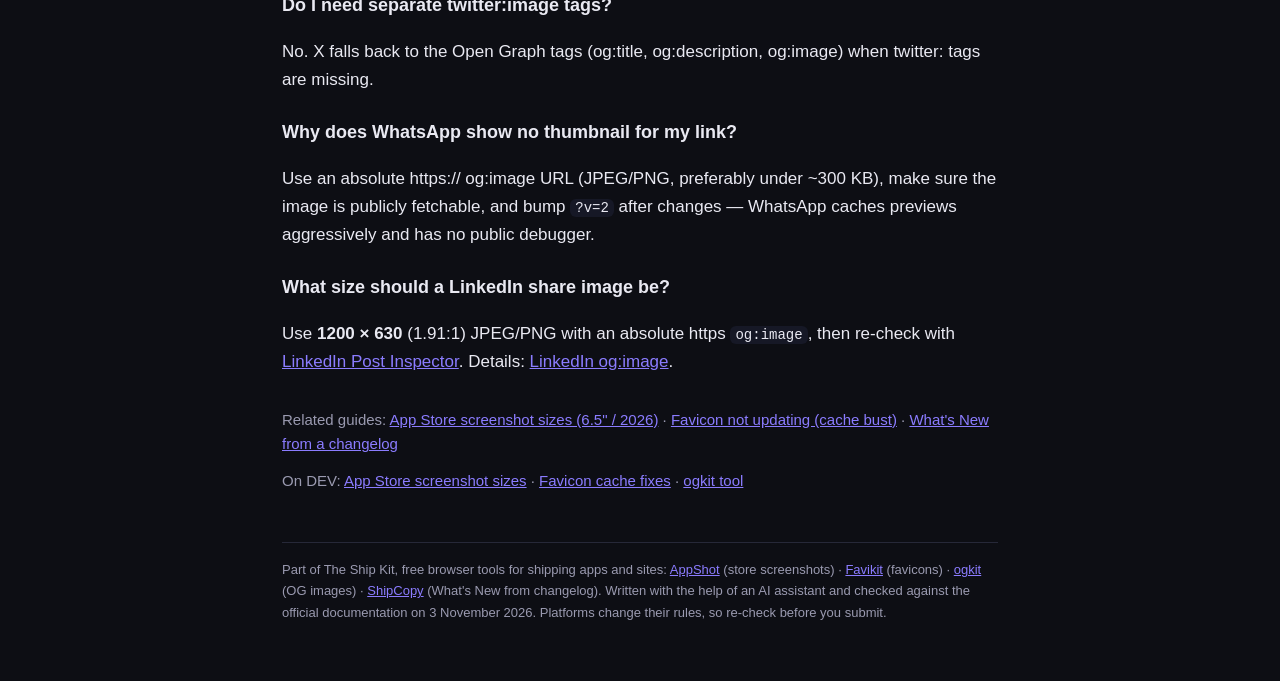
<file: og-image-size/index.html>
<!doctype html><html lang="en"><head><meta charset="utf-8">
<meta name="viewport" content="width=device-width,initial-scale=1">
<title>OG image size in 2026 — 1200×630 meta tags &amp; link preview checklist</title>
<meta name="description" content="OG image size in 2026: 1200×630, the meta tags to copy, and a link preview test checklist. Fix missing images: absolute og:image URLs, twitter:card, and cached previews.">
<link rel="canonical" href="https://arnavjhajharia.github.io/ogkit/og-image-size/">
<meta property="og:title" content="OG image size in 2026 — 1200×630 meta tags &amp; link preview checklist"><meta property="og:description" content="OG image size in 2026: 1200×630, meta tags, and a link preview test checklist. Fix missing images with absolute og:image URLs and twitter:card.">
<meta property="og:url" content="https://arnavjhajharia.github.io/ogkit/og-image-size/"><meta property="og:type" content="article">
<script type="application/ld+json">{"@context": "https://schema.org", "@type": "FAQPage", "mainEntity": [{"@type": "Question", "name": "What is the best OG image size?", "acceptedAnswer": {"@type": "Answer", "text": "1200 x 630 pixels (1.91:1). It displays well on Facebook, X, LinkedIn, Slack, Discord and Telegram."}}, {"@type": "Question", "name": "Why does my link preview show no image?", "acceptedAnswer": {"@type": "Answer", "text": "The most common causes are a relative og:image URL, an image the crawler can't fetch, or an old cached preview. Use a full https:// URL and re-scrape with LinkedIn Post Inspector or the Facebook Sharing Debugger."}}, {"@type": "Question", "name": "How do I get a large image card on X (Twitter)?", "acceptedAnswer": {"@type": "Answer", "text": "Add <meta name=\"twitter:card\" content=\"summary_large_image\"> alongside your og:image tag."}}, {"@type": "Question", "name": "Do I need separate twitter:image tags?", "acceptedAnswer": {"@type": "Answer", "text": "No. X falls back to the Open Graph tags (og:title, og:description, og:image) when twitter: tags are missing."}}, {"@type": "Question", "name": "Why does WhatsApp show no thumbnail for my link?", "acceptedAnswer": {"@type": "Answer", "text": "WhatsApp reads Open Graph tags. Use an absolute https:// og:image URL (JPEG or PNG under about 300 KB), keep the image publicly fetchable with no login wall, and wait a few minutes or change the image URL (?v=2) because WhatsApp caches previews aggressively."}}]}</script>
<style>
:root{--bg:#0d0e14;--fg:#e9e9f2;--muted:#9a9ab0;--line:#262838;--acc:#8b7cff}
*{box-sizing:border-box}body{margin:0;background:var(--bg);color:var(--fg);font:17px/1.65 -apple-system,Segoe UI,Helvetica,Arial,sans-serif}
main{max-width:760px;margin:0 auto;padding:40px 22px 60px}a{color:var(--acc)}
h1{font-size:34px;line-height:1.2;margin:0 0 10px}h2{font-size:24px;margin:38px 0 10px}h3{font-size:18px;margin:24px 0 4px}
.lead{color:var(--muted);margin:0 0 26px}table{border-collapse:collapse;width:100%;margin:12px 0;font-size:15px}
@media (max-width:640px){table{display:block;overflow-x:auto;max-width:100%}}
th,td{border:1px solid var(--line);padding:8px 10px;text-align:left;vertical-align:top}th{background:#161826}
code,pre{font-family:Menlo,Consolas,monospace;font-size:14px;background:#161826;border-radius:6px}code{padding:1px 5px}
pre{padding:14px;overflow:auto;border:1px solid var(--line)}.cta{display:inline-block;background:var(--acc);color:#fff;text-decoration:none;font-weight:700;padding:12px 20px;border-radius:10px;margin:8px 0}
.box{border:1px solid var(--line);border-radius:12px;padding:16px 18px;background:#12131c;margin:22px 0}
footer{color:var(--muted);font-size:13px;border-top:1px solid var(--line);margin-top:48px;padding-top:16px}
.verified{font-size:14px;color:var(--muted);margin:0 0 22px;padding:10px 14px;border-left:3px solid var(--acc);background:#12131c}
.checklist{list-style:none;padding:0;margin:16px 0}.checklist li{margin:10px 0;padding-left:28px;position:relative}
.checklist li::before{content:"☐";position:absolute;left:0;color:var(--acc);font-weight:700}
</style></head><body><main>
<p style="margin:0 0 18px;font-size:14px"><a href="https://arnavjhajharia.github.io/ogkit/">&larr; ogkit</a></p>
<h1>OG image size in 2026</h1>
<p class="lead">Ship a <b>1200 × 630</b> PNG or JPEG at a <b>full https:// URL</b>, add <code>twitter:card = summary_large_image</code>, and run the checklist below before you share. If previews still break, jump to <a href="#linkedin-og-image">LinkedIn</a>, <a href="#whatsapp-link-preview">WhatsApp</a>, or <a href="#twitter-card-cache-purge">X cache purge</a>.</p>
<p class="verified"><time datetime="2026-11-03">Last verified 3 November 2026</time> against <a href="https://developers.facebook.com/docs/sharing/webmasters/images/">Facebook link preview image guidance</a> and X large-card behaviour. Troubleshooting walkthrough: dev.to post #3 in queue (<code>og-preview-debug.md</code>).</p>
<h2>Quick reference (2026)</h2>
<table><tr><th>Platform</th><th>Recommended size</th><th>Must-have tag</th></tr>
<tr><td>Facebook, LinkedIn, Slack, Discord</td><td><b>1200 × 630</b> (1.91:1) JPEG/PNG</td><td><code>og:image</code> absolute https URL</td></tr>
<tr><td>X (Twitter)</td><td>Same image; min ~300×157, max 4096×4096, &lt;5&nbsp;MB</td><td><code>twitter:card</code> = <code>summary_large_image</code></td></tr>
<tr><td>WhatsApp / Telegram</td><td>1200 × 630; keep file &lt;~300&nbsp;KB when possible</td><td>Public <code>og:image</code> (no login wall)</td></tr>
<tr><td>iMessage / Apple</td><td>Uses Open Graph when present</td><td>Same <code>og:image</code> block</td></tr></table>
<h2>Test your link preview before you ship</h2>
<p>Run once per deploy (use a URL nobody has shared yet, or bump <code>?v=</code> on the image):</p>
<ul class="checklist">
<li><code>curl -s https://yoursite.com/page | grep -i og:image</code> — tags must appear in <b>server HTML</b>, not only after JavaScript.</li>
<li>Open the <code>og:image</code> URL in a private window — expect HTTP 200 and an image content-type (not HTML login).</li>
<li>Paste the page into <a href="https://developers.facebook.com/tools/debug/">Facebook Sharing Debugger</a> → <b>Scrape Again</b> after every change.</li>
<li>Confirm <code>twitter:card</code> is <code>summary_large_image</code> — without it, X shows a tiny square.</li>
<li>Re-test with <code>curl -sI -A "Twitterbot/1.0"</code> if a CDN/WAF might block crawlers.</li>
<li>After fixes, bump <code>?v=2</code> on the image URL — WhatsApp and Telegram cache aggressively.</li>
</ul>
<h2 id="guide-sections">Detailed fixes (by platform)</h2>
<p style="font-size:15px;color:var(--muted);margin:0 0 24px">Jump to: <a href="#facebook-og-image-size">Facebook</a> · <a href="#linkedin-og-image">LinkedIn</a> · <a href="#twitter-card">X card tag</a> · <a href="#whatsapp-link-preview">WhatsApp</a> · <a href="#telegram-link-preview">Telegram</a> · <a href="#og-image-warnings">Debugger warnings</a></p>
<h2 id="og-image-size">Rule 1: size 1200 × 630</h2>
<p>1200 × 630 (a 1.91:1 ratio) is the size Facebook recommends and the one X, LinkedIn, Slack and Discord all display well. Export at 2× (2400 × 1260) if you want it sharp on retina screens, but keep the file small. Keep the title big and centred: some apps crop to a square or show a small thumbnail.</p>
<h2 id="facebook-og-image-size">Facebook share image size (2026)</h2>
<p>Facebook’s link preview still expects a <b>1200 × 630</b> PNG or JPEG at a public <code>https://</code> URL. Use raster only (not SVG). Stay under ~8&nbsp;MB; aim for &lt;300&nbsp;KB so mobile scrapes finish quickly. After you change the file, open the <a href="https://developers.facebook.com/tools/debug/">Sharing Debugger</a>, paste your page URL, and click <b>Scrape Again</b> — otherwise feeds keep showing the old image for days.</p>
<h2 id="og-image-warnings">Fixing “og:image” warnings in the Sharing Debugger</h2>
<p>Warnings usually mean: image smaller than ~600×315 (use 1200×630), a relative <code>og:image</code> path, a 404 or auth wall on the image URL, or a stale cache. Add explicit dimensions so the crawler knows the aspect ratio:</p>
<pre>&lt;meta property="og:image" content="https://example.com/share.png"&gt;
&lt;meta property="og:image:width" content="1200"&gt;
&lt;meta property="og:image:height" content="630"&gt;</pre>
<p>Re-scrape after every deploy. If the warning persists, curl the image URL from another network — if you can’t fetch it, neither can Facebook.</p>
<h2>Rule 2: a full https:// URL</h2>
<pre>&lt;meta property="og:image" content="https://example.com/og.png"&gt;
&lt;meta property="og:image:width" content="1200"&gt;
&lt;meta property="og:image:height" content="630"&gt;</pre>
<p>The Open Graph protocol expects an absolute URL. A relative path like <code>/og.png</code> often shows no image at all.</p>
<h2 id="twitter-card">Rule 3: the large-card tag for X (Twitter)</h2>
<pre>&lt;meta name="twitter:card" content="summary_large_image"&gt;</pre>
<p>Without it, X falls back to a small square thumbnail. X reads <code>og:title</code>, <code>og:description</code> and <code>og:image</code> if you don't set separate <code>twitter:</code> tags.</p>
<h2 id="preview-cache">Rule 4: previews are cached</h2>
<p>Platforms cache the preview the first time a link is shared. After you change the image, refresh it with <a href="https://www.linkedin.com/post-inspector/">LinkedIn Post Inspector</a> or the <a href="https://developers.facebook.com/tools/debug/">Facebook Sharing Debugger</a>, or add a version query string (<code>og.png?v=2</code>).</p>
<h2 id="whatsapp-link-preview">WhatsApp link preview thumbnail missing</h2>
<p>WhatsApp’s crawler uses the same Open Graph tags as Facebook. If a shared URL shows title/URL but <b>no image</b>, check these in order:</p>
<ol>
<li><b>Absolute <code>https://</code> <code>og:image</code></b> — relative paths fail silently.</li>
<li><b>Public fetch</b> — curl the image URL from a phone network; login walls, basic auth, and localhost break the preview.</li>
<li><b>Format &amp; weight</b> — JPEG or PNG; keep under ~300&nbsp;KB so mobile scrapes finish. Very large files often drop the thumbnail.</li>
<li><b>Size</b> — 1200 × 630 still works; tiny images (&lt;~300&nbsp;px on a side) are skipped.</li>
<li><b>Cache</b> — WhatsApp caches hard. Bump <code>?v=2</code> on the image URL after edits; there is no public “scrape again” debugger like Facebook’s.</li>
</ol>
<p>Same meta block that fixes Facebook/X usually fixes WhatsApp once the image is reachable.</p>
<p><b>Android vs iOS:</b> Android WhatsApp often drops the thumbnail when iOS still shows it. Prefer JPEG over WebP, keep the file under ~300&nbsp;KB, and confirm the image URL returns an image (not an HTML challenge page) on a mobile network. After fixing, bump <code>?v=</code> and re-share from a new chat — Android caches aggressively.</p>
<p><i>Updated 2026-11-03.</i></p>

<h2 id="telegram-link-preview">Telegram link preview / large image</h2>
<p>Telegram’s Instant View / link preview uses Open Graph tags. For a <b>large</b> preview image (not a tiny square), the same 1200 × 630 <code>og:image</code> that works for Facebook and LinkedIn is the reliable default in 2026.</p>
<ol>
<li><b>Absolute <code>https://</code> <code>og:image</code></b> — relative paths and mixed-content HTTP often show text-only previews.</li>
<li><b>Public fetch</b> — Telegram’s crawler must reach the image without login. GitHub Pages and CDNs are fine; localhost and auth walls are not.</li>
<li><b>Size &amp; weight</b> — Prefer ≥300 px on the short side; 1200 × 630 JPEG/PNG under ~300&nbsp;KB scrapes reliably on mobile.</li>
<li><b>Cache</b> — Telegram caches previews. After changing art, bump <code>?v=2</code> on the image URL and paste the link into a fresh chat (or clear via a bot that re-fetches).</li>
</ol>
<p>If GitHub / docs pages show a small preview, check that the page’s own <code>og:image</code> is large enough — Telegram often prefers the page meta over the first image in the HTML.</p>
<p>Generate a correct-size card in the browser with <a href="https://arnavjhajharia.github.io/ogkit/">ogkit</a> (free, no upload). Soft pack: <a href="https://gum.co/u/ekh3fbc5">ogkit Pro</a>.</p>
<p><i>Updated 2026-11-03 (scout).</i></p>

<h2 id="twitter-card-summary-vs-large">Twitter card: summary vs summary_large_image</h2>
<p><code>summary</code> shows a small square thumbnail beside the text. <code>summary_large_image</code> shows a wide hero image (your 1200×630). For launches, docs and marketing pages, use:</p>
<pre>&lt;meta name="twitter:card" content="summary_large_image"&gt;</pre>
<p>X still reads <code>og:title</code> / <code>og:description</code> / <code>og:image</code> when separate <code>twitter:</code> tags are missing — but without an explicit card type you often get the small summary layout.</p>
<h2 id="twitter-card-cache-purge">How to force a Twitter / X card cache refresh</h2>
<p>X caches card markup aggressively. After you change tags or the image:</p>
<ol>
<li>Bump the image URL (<code>?v=2</code>) so the crawler sees a new resource.</li>
<li>Open the page once in a private window to confirm the live HTML has the new tags.</li>
<li>Use X’s Card Validator / re-paste the URL in a composer draft (tools change names; LinkedIn Post Inspector + Facebook Debugger still help for OG parity).</li>
<li>Wait — some caches take minutes to hours even after a successful scrape.</li>
</ol>
<p>If the validator says “no card found”, fix tags first (absolute <code>og:image</code>, reachable HTTPS, <code>twitter:card</code>), then purge.</p>
<h2 id="facebook-share-preview-image">How Facebook picks the share preview image</h2>
<p>When someone pastes your URL, Facebook’s crawler prefers, in practice:</p>
<ol>
<li>An explicit <code>og:image</code> (absolute <code>https://</code>, raster PNG/JPEG).</li>
<li>Otherwise a large enough image embedded in the page HTML.</li>
</ol>
<p>Relative paths, HTTP→HTTPS mismatches, login walls, and SVG files commonly produce “no image” or stale previews. Set width/height meta, keep the file public, and use the Sharing Debugger’s <b>Scrape Again</b> after every change. Same absolute <code>og:image</code> also drives LinkedIn, Slack, Discord and WhatsApp.</p>

<h2 id="linkedin-og-image">LinkedIn link preview / og:image size</h2>
<p>LinkedIn’s crawler reads the same Open Graph tags as Facebook. In 2026 the reliable recipe is still:</p>
<ul>
<li><b>1200 × 630</b> px (≈1.91:1) PNG or JPEG — the size LinkedIn’s docs still cite for share images.</li>
<li>Absolute <code>https://</code> URL in <code>og:image</code> (relative paths and HTTP redirects often yield a blank card).</li>
<li>Optional but helpful: <code>og:image:width</code> / <code>og:image:height</code> matching the file.</li>
<li>Public file: no login wall, no <code>robots</code> block on the image URL.</li>
</ul>
<p>After you change the image, open <a href="https://www.linkedin.com/post-inspector/">LinkedIn Post Inspector</a>, paste the page URL, and re-inspect. LinkedIn caches aggressively; changing only pixels at the same URL may not refresh — bump a query string (<code>?v=2</code>) or rename the file.</p>
<p>Common failures: SVG/WebP as the only <code>og:image</code>, image larger than a few MB, or a preview that still shows an old logo because the Inspector was never re-run. The same 1200×630 asset works for Facebook, X (with <code>twitter:card=summary_large_image</code>), Slack and Discord.</p>
<h2>The full tag set to copy</h2>
<pre>&lt;meta property="og:type" content="website"&gt;
&lt;meta property="og:title" content="Your title"&gt;
&lt;meta property="og:description" content="One sentence about the page"&gt;
&lt;meta property="og:url" content="https://example.com/page"&gt;
&lt;meta property="og:image" content="https://example.com/og.png"&gt;
&lt;meta name="twitter:card" content="summary_large_image"&gt;</pre>
<div class="box"><b>Do it in your browser, free:</b> <a href="https://arnavjhajharia.github.io/ogkit/">ogkit</a> runs entirely on your device. Nothing is uploaded and there's no sign-up.<br><a class="cta" href="https://arnavjhajharia.github.io/ogkit/">Open ogkit &rarr;</a></div>
<div class="box"><b>Optional OG presets + backgrounds:</b> <a href="https://gum.co/u/ekh3fbc5">ogkit Pro</a> — 24 layouts at 1200×630 ($12) · <a href="https://bharatankh.gumroad.com/l/meshgrain">MESHGRAIN</a> ($6).</div>
<h2>FAQ</h2><h3>What is the best OG image size?</h3><p>1200 x 630 pixels (1.91:1). It displays well on Facebook, X, LinkedIn, Slack and Discord.</p><h3>Why does my link preview show no image?</h3><p>The most common causes are a relative og:image URL, an image the crawler can&#x27;t fetch, or an old cached preview. Use a full https:// URL and re-scrape with LinkedIn Post Inspector or the Facebook Sharing Debugger.</p><h3>How do I get a large image card on X (Twitter)?</h3><p>Add &lt;meta name=&quot;twitter:card&quot; content=&quot;summary_large_image&quot;&gt; alongside your og:image tag.</p><h3>Do I need separate twitter:image tags?</h3><p>No. X falls back to the Open Graph tags (og:title, og:description, og:image) when twitter: tags are missing.</p>
<h3>Why does WhatsApp show no thumbnail for my link?</h3><p>Use an absolute https:// og:image URL (JPEG/PNG, preferably under ~300&nbsp;KB), make sure the image is publicly fetchable, and bump <code>?v=2</code> after changes — WhatsApp caches previews aggressively and has no public debugger.</p>
<h3>What size should a LinkedIn share image be?</h3><p>Use <b>1200 × 630</b> (1.91:1) JPEG/PNG with an absolute https <code>og:image</code>, then re-check with <a href="https://www.linkedin.com/post-inspector/">LinkedIn Post Inspector</a>. Details: <a href="#linkedin-og-image">LinkedIn og:image</a>.</p>
<p style="font-size:15px;color:var(--muted);margin:32px 0 0">Related guides: <a href="https://arnavjhajharia.github.io/appshot/screenshot-sizes/#6-5-inch-display">App Store screenshot sizes (6.5&quot; / 2026)</a> ·
<a href="https://arnavjhajharia.github.io/favikit/favicon-sizes/#force-favicon-refresh">Favicon not updating (cache bust)</a> ·
<a href="https://arnavjhajharia.github.io/shipcopy/whats-new-from-changelog/">What&apos;s New from a changelog</a></p>
<p style="font-size:15px;color:var(--muted);margin:12px 0 0">On DEV: <a href="https://dev.to/bharat_ankh_920bf0864220a/app-store-screenshot-sizes-in-2026-which-ones-are-actually-required-24f5">App Store screenshot sizes</a> ·
<a href="https://dev.to/bharat_ankh_920bf0864220a/favicon-not-updating-after-deploy-5-fixes-for-the-browsers-favicon-cache-34ip">Favicon cache fixes</a> ·
<a href="https://arnavjhajharia.github.io/ogkit/">ogkit tool</a></p>
<footer>Part of The Ship Kit, free browser tools for shipping apps and sites: <a href="https://arnavjhajharia.github.io/appshot/">AppShot</a> (store screenshots) ·
<a href="https://arnavjhajharia.github.io/favikit/">Favikit</a> (favicons) · <a href="https://arnavjhajharia.github.io/ogkit/">ogkit</a> (OG images) ·
<a href="https://arnavjhajharia.github.io/shipcopy/">ShipCopy</a> (What's New from changelog).
Written with the help of an AI assistant and checked against the official documentation on 3 November 2026. Platforms change their rules, so re-check before you submit.</footer>
</main></body></html>
</file>
<file: fonts/fonts.css>
@font-face {
  font-family: 'Fraunces';
  font-style: normal;
  font-weight: 500;
  font-display: swap;
  src: url('fraunces-500-9e5095030b.woff2') format('woff2');
  
}
@font-face {
  font-family: 'Fraunces';
  font-style: normal;
  font-weight: 700;
  font-display: swap;
  src: url('fraunces-700-9e5095030b.woff2') format('woff2');
  
}
@font-face {
  font-family: 'Inter';
  font-style: normal;
  font-weight: 400;
  font-display: swap;
  src: url('inter-400-bec94a4daf.woff2') format('woff2');
  
}
@font-face {
  font-family: 'Inter';
  font-style: normal;
  font-weight: 500;
  font-display: swap;
  src: url('inter-500-bec94a4daf.woff2') format('woff2');
  
}
@font-face {
  font-family: 'Inter';
  font-style: normal;
  font-weight: 600;
  font-display: swap;
  src: url('inter-600-bec94a4daf.woff2') format('woff2');
  
}
@font-face {
  font-family: 'Inter';
  font-style: normal;
  font-weight: 700;
  font-display: swap;
  src: url('inter-700-bec94a4daf.woff2') format('woff2');
  
}
@font-face {
  font-family: 'Inter';
  font-style: normal;
  font-weight: 800;
  font-display: swap;
  src: url('inter-800-bec94a4daf.woff2') format('woff2');
  
}
@font-face {
  font-family: 'Inter';
  font-style: normal;
  font-weight: 900;
  font-display: swap;
  src: url('inter-900-bec94a4daf.woff2') format('woff2');
  
}
@font-face {
  font-family: 'JetBrains Mono';
  font-style: normal;
  font-weight: 400;
  font-display: swap;
  src: url('jetbrains-mono-400-b87346fdc7.woff2') format('woff2');
  
}
@font-face {
  font-family: 'JetBrains Mono';
  font-style: normal;
  font-weight: 500;
  font-display: swap;
  src: url('jetbrains-mono-500-b87346fdc7.woff2') format('woff2');
  
}
@font-face {
  font-family: 'JetBrains Mono';
  font-style: normal;
  font-weight: 700;
  font-display: swap;
  src: url('jetbrains-mono-700-b87346fdc7.woff2') format('woff2');
  
}
</file>
